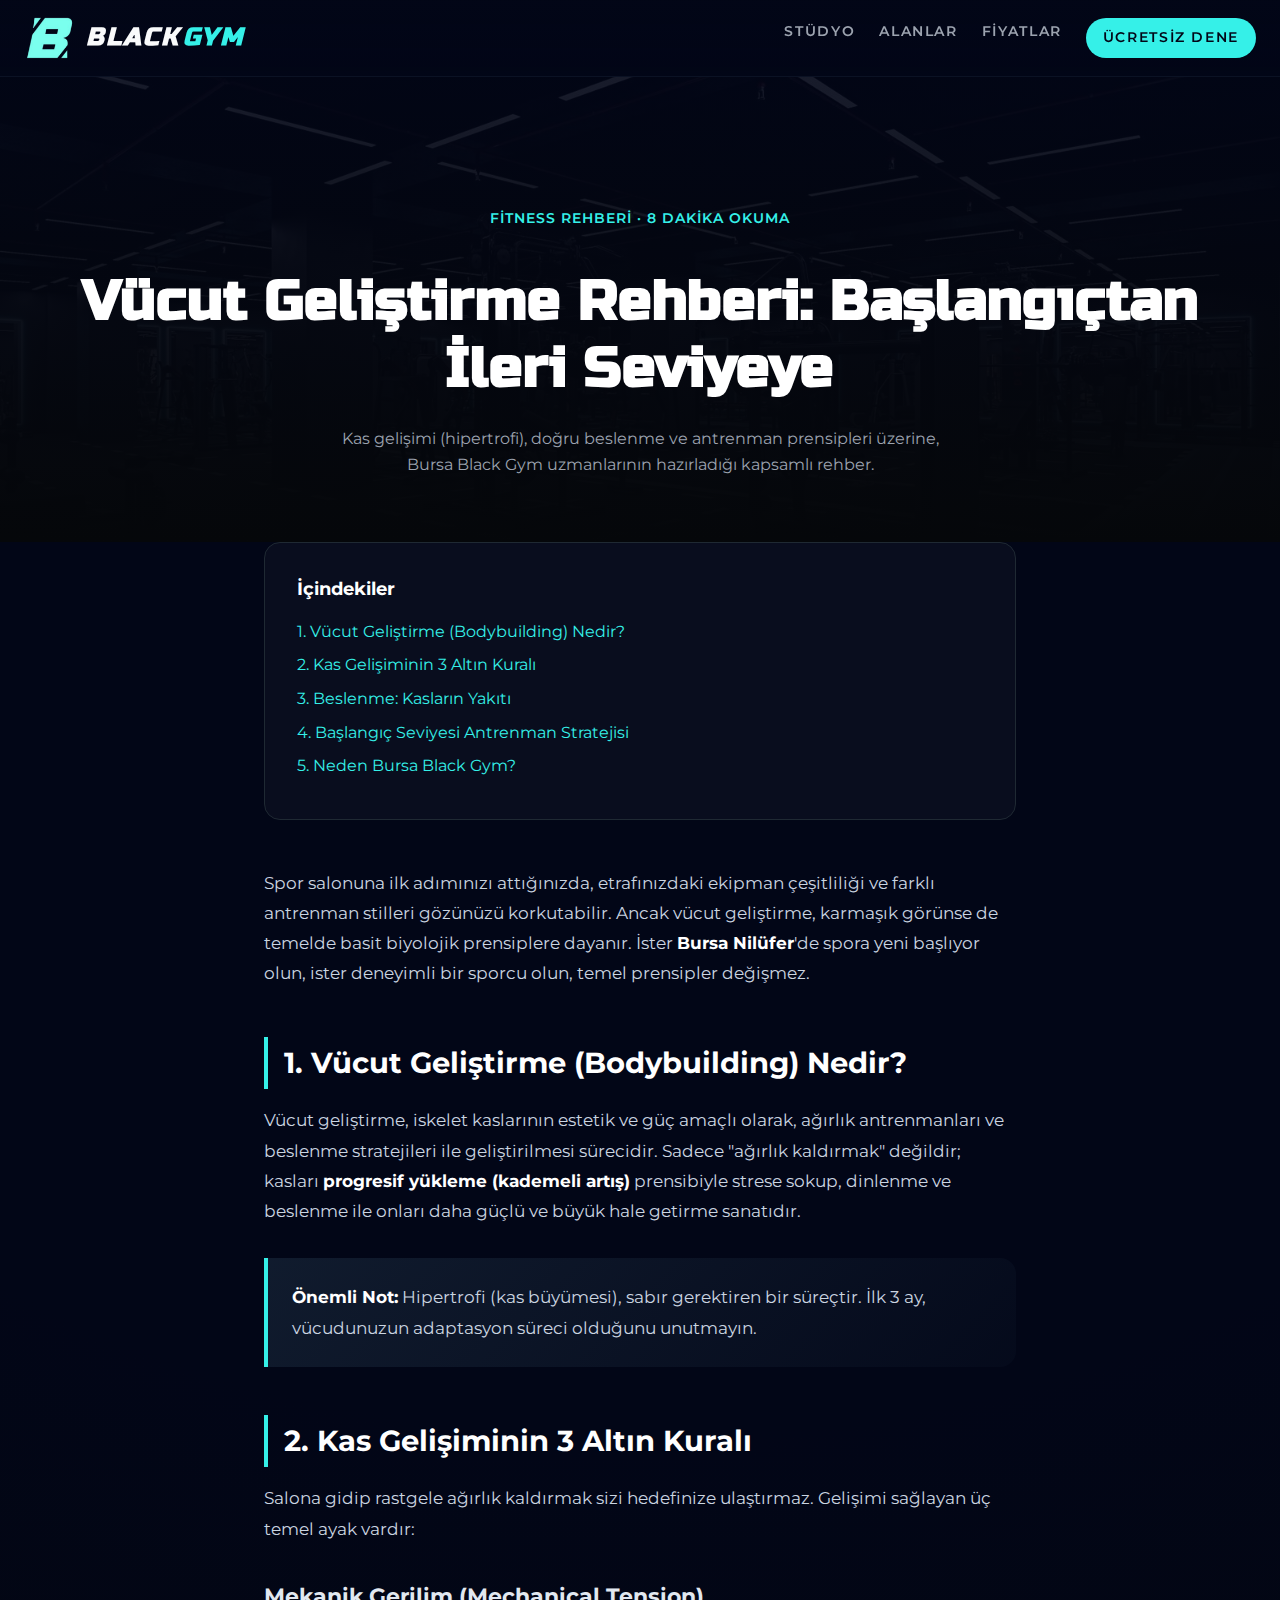
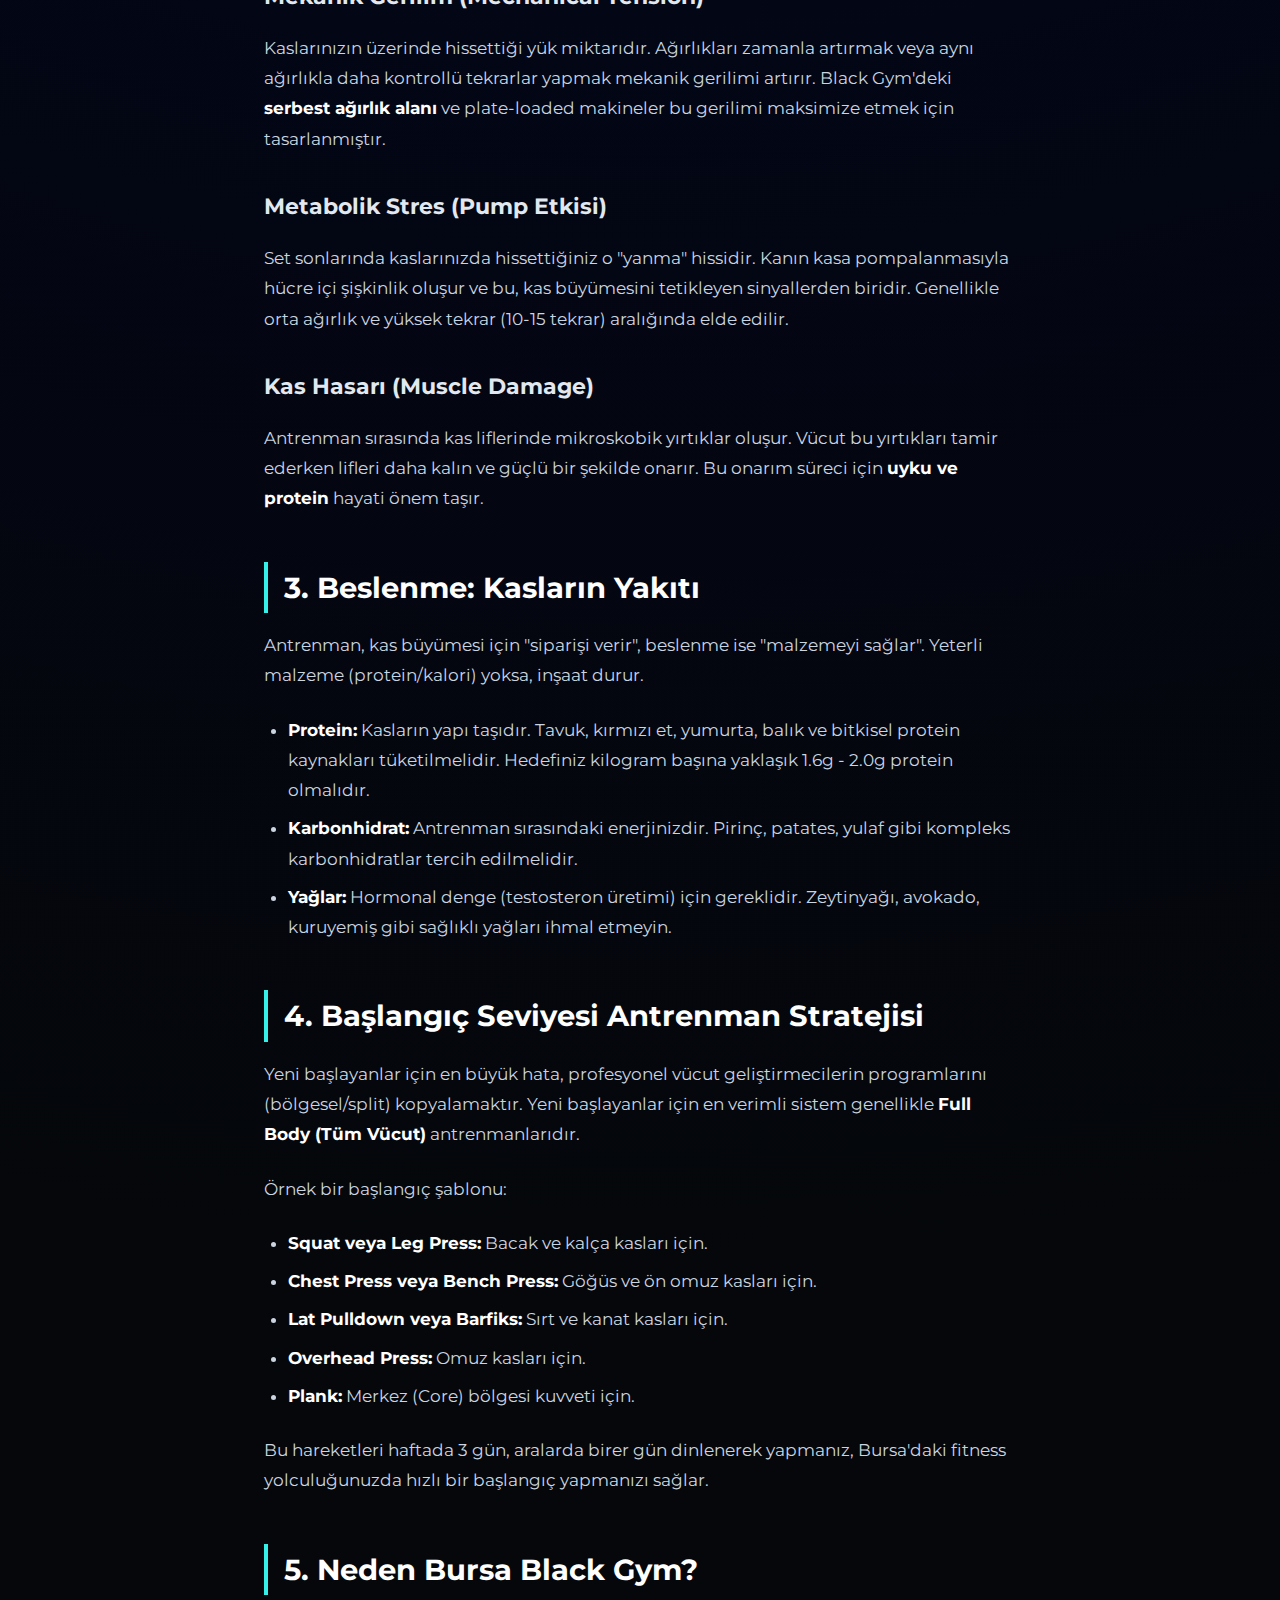
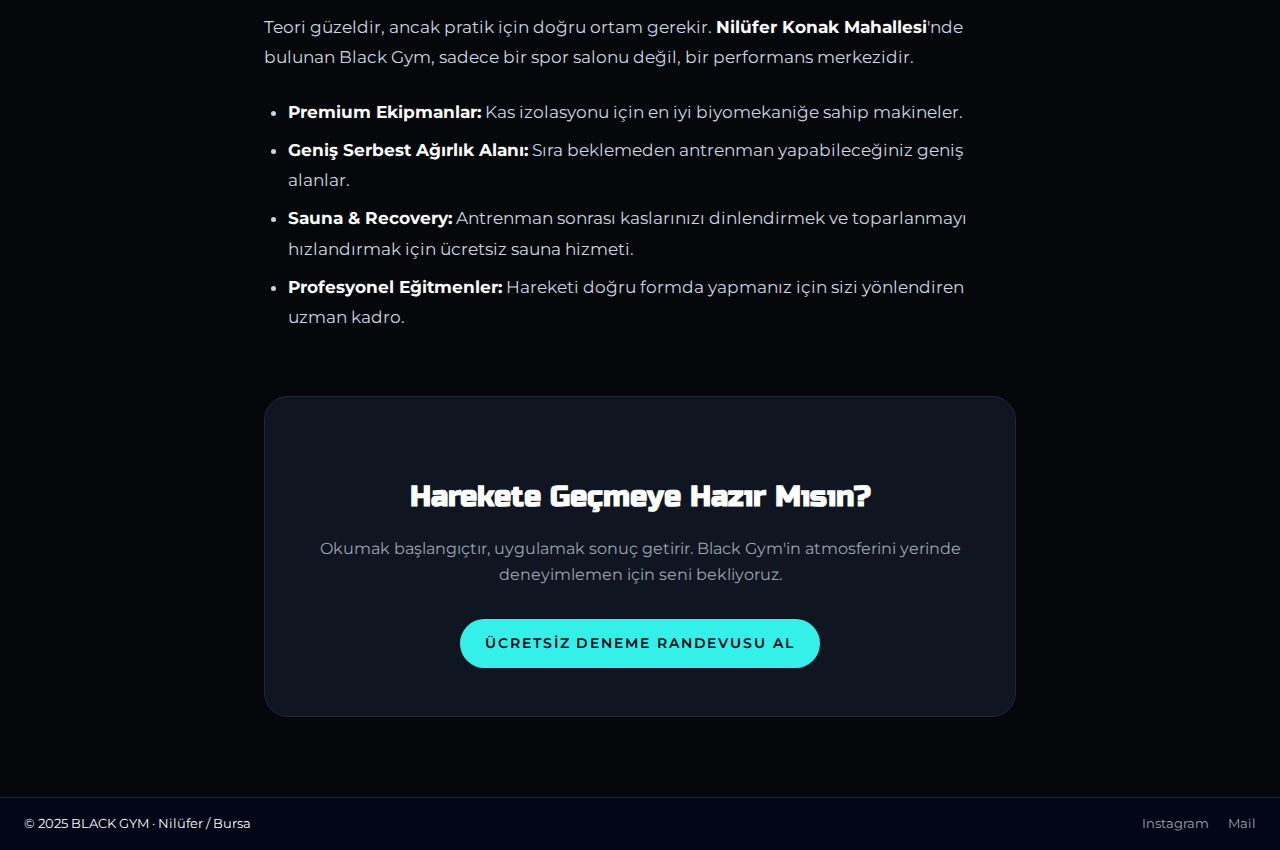
<file: blackgym-site/blog-vucut-gelistirme.html>
<!DOCTYPE html>
<html lang="tr">
<head>
  <meta charset="UTF-8" />
  <meta name="viewport" content="width=device-width, initial-scale=1.0" />

  <title>Vücut Geliştirme Rehberi: Başlangıçtan İleri Seviyeye | BLACK GYM Bursa</title>
  <meta name="description" content="Vücut geliştirme ve fitness dünyasına sağlam bir başlangıç yapın. Antrenman programları, beslenme tüyoları ve kas gelişimi (hipertrofi) hakkında kapsamlı rehber. Black Gym Nilüfer." />
  <meta name="keywords" content="vücut geliştirme, fitness rehberi, kas yapma, hipertrofi, bursa spor salonu, nilüfer fitness, yeni başlayanlar için fitness, antrenman programı" />
  
  <meta name="robots" content="index, follow" />
  <link rel="canonical" href="https://blackgym.com.tr/blog-vucut-gelistirme.html" />
  <meta name="theme-color" content="#0b0b0f" />

  <!-- Open Graph -->
  <meta property="og:type" content="article" />
  <meta property="og:site_name" content="BLACK GYM" />
  <meta property="og:title" content="Vücut Geliştirme Rehberi: Kas Yapmanın Bilimi | BLACK GYM" />
  <meta property="og:description" content="Fitness hedeflerinize ulaşmak için bilmeniz gereken her şey. Antrenman, beslenme ve dinlenme stratejileri." />
  <meta property="og:url" content="https://blackgym.com.tr/blog-vucut-gelistirme.html" />
  <meta property="og:image" content="https://blackgym.com.tr/img/hero-gym.jpg" />
  <meta property="article:publisher" content="https://www.facebook.com/blackgymconcept" />
  <meta property="article:author" content="BLACK GYM Eğitmen Kadrosu" />

  <!-- Fonts -->
  <link rel="preconnect" href="https://fonts.googleapis.com" />
  <link rel="preconnect" href="https://fonts.gstatic.com" crossorigin />
  <link href="https://fonts.googleapis.com/css2?family=Russo+One&family=Montserrat:wght@300;400;500;600;700;800&display=swap" rel="stylesheet" />

  <!-- External CSS -->
  <link rel="stylesheet" href="style.css" />

  <!-- Article Schema (SEO) -->
  <script type="application/ld+json">
  {
    "@context": "https://schema.org",
    "@type": "Article",
    "headline": "Vücut Geliştirme Rehberi: Başlangıçtan İleri Seviyeye",
    "image": "https://blackgym.com.tr/img/hero-gym.jpg",
    "author": {
      "@type": "Organization",
      "name": "BLACK GYM Eğitmen Kadrosu"
    },
    "publisher": {
      "@type": "Organization",
      "name": "BLACK GYM",
      "logo": {
        "@type": "ImageObject",
        "url": "https://blackgym.com.tr/img/logo-mark.png"
      }
    },
    "datePublished": "2024-02-20",
    "dateModified": "2024-02-20",
    "description": "Vücut geliştirme ve fitness dünyasına sağlam bir başlangıç yapın. Antrenman programları ve beslenme tüyoları."
  }
  </script>

  <!-- FAQ Schema (AI Search) -->
  <script type="application/ld+json">
  {
    "@context": "https://schema.org",
    "@type": "FAQPage",
    "mainEntity": [{
      "@type": "Question",
      "name": "Vücut geliştirmeye yeni başlayanlar haftada kaç gün gitmeli?",
      "acceptedAnswer": {
        "@type": "Answer",
        "text": "Yeni başlayanlar için haftada 3 gün tüm vücut (Full Body) antrenmanı idealdir. İlerleyen seviyelerde 4-5 güne çıkılabilir."
      }
    }, {
      "@type": "Question",
      "name": "Kas yapmak için ne kadar protein almalıyım?",
      "acceptedAnswer": {
        "@type": "Answer",
        "text": "Genel kural olarak, aktif spor yapan bireylerin kilogram başına 1.6g ile 2.2g arasında protein alması önerilir."
      }
    }, {
      "@type": "Question",
      "name": "Bursa Nilüfer'de profesyonel vücut geliştirme nerede yapılır?",
      "acceptedAnswer": {
        "@type": "Answer",
        "text": "Bursa Nilüfer Konak Mahallesi'nde bulunan Black Gym, geniş serbest ağırlık alanı ve profesyonel ekipmanlarıyla vücut geliştirme için ideal ortamı sunar."
      }
    }]
  }
  </script>

  <!-- Blog Specific Styles -->
  <style>
    .blog-header {
      padding: 8rem 1.5rem 4rem;
      background: linear-gradient(to bottom, rgba(2, 6, 23, 0.9), #05070a), url('img/hero-gym.jpg') no-repeat center center/cover;
      text-align: center;
    }
    
    .blog-meta {
      font-size: 0.9rem;
      color: var(--accent);
      text-transform: uppercase;
      letter-spacing: 1px;
      margin-bottom: 1rem;
      font-weight: 600;
    }

    .blog-title {
      font-family: 'Russo One', sans-serif;
      font-size: clamp(2rem, 5vw, 3.5rem);
      line-height: 1.2;
      margin-bottom: 1.5rem;
      color: #fff;
    }

    .blog-container {
      max-width: 800px;
      margin: 0 auto;
      padding: 0 1.5rem 5rem;
    }

    .blog-content {
      color: #cbd5e1;
      font-size: 1.05rem;
      line-height: 1.8;
    }

    .blog-content h2 {
      color: #fff;
      font-family: 'Montserrat', sans-serif;
      font-weight: 700;
      font-size: 1.8rem;
      margin-top: 3rem;
      margin-bottom: 1rem;
      border-left: 4px solid var(--accent);
      padding-left: 1rem;
    }

    .blog-content h3 {
      color: #e2e8f0;
      font-size: 1.4rem;
      margin-top: 2rem;
      margin-bottom: 0.8rem;
    }

    .blog-content p {
      margin-bottom: 1.5rem;
    }

    .blog-content ul, .blog-content ol {
      margin-bottom: 1.5rem;
      padding-left: 1.5rem;
    }

    .blog-content li {
      margin-bottom: 0.5rem;
    }

    .blog-content strong {
      color: #fff;
    }

    /* Table of Contents Box */
    .toc-box {
      background: rgba(255, 255, 255, 0.03);
      border: 1px solid var(--border-soft);
      border-radius: 1rem;
      padding: 2rem;
      margin-bottom: 3rem;
    }

    .toc-title {
      font-weight: 700;
      color: #fff;
      margin-bottom: 1rem;
      display: block;
      font-size: 1.1rem;
    }

    .toc-list {
      list-style: none;
      padding: 0;
      margin: 0;
    }

    .toc-list li {
      margin-bottom: 0.5rem;
    }

    .toc-list a {
      color: var(--accent);
      text-decoration: none;
      transition: color 0.2s;
    }

    .toc-list a:hover {
      color: #fff;
      text-decoration: underline;
    }

    /* Highlight Box */
    .highlight-box {
      background: linear-gradient(135deg, rgba(141, 213, 245, 0.1), rgba(141, 213, 245, 0.02));
      border-left: 4px solid var(--accent);
      padding: 1.5rem;
      margin: 2rem 0;
      border-radius: 0 1rem 1rem 0;
    }

    .cta-banner {
      background: var(--card-bg);
      border: 1px solid var(--border-soft);
      padding: 3rem 2rem;
      text-align: center;
      border-radius: 1.5rem;
      margin-top: 4rem;
    }

    .cta-banner h3 {
      font-family: 'Russo One', sans-serif;
      font-size: 1.8rem;
      color: #fff;
      margin-bottom: 1rem;
    }
  </style>
</head>

<body>

  <!-- Header -->
  <header class="site-header" id="top">
    <div class="container nav-container">
      <a href="index.html" class="logo">
        <img src="img/logo-mark.png" alt="BLACK GYM logo" class="logo-mark" />
        <span class="logo-text">
          <span class="logo-text-main">BLACK</span>
          <span class="logo-text-accent">GYM</span>
        </span>
      </a>
      <button class="nav-toggle" aria-label="Menü">
        <span></span><span></span><span></span>
      </button>
      <nav class="nav">
        <ul class="nav-links">
          <li><a href="index.html#about">Stüdyo</a></li>
          <li><a href="index.html#facilities">Alanlar</a></li>
          <li><a href="index.html#pricing">Fiyatlar</a></li>
          <li><a href="booking.html" class="btn primary" style="padding: 0.5rem 1rem;">Ücretsiz Dene</a></li>
        </ul>
      </nav>
    </div>
  </header>

  <!-- Hero Section -->
  <section class="blog-header">
    <div class="container">
      <span class="blog-meta">Fitness Rehberi · 8 Dakika Okuma</span>
      <h1 class="blog-title">Vücut Geliştirme Rehberi: Başlangıçtan İleri Seviyeye</h1>
      <p style="color: #9ca3af; max-width: 600px; margin: 0 auto;">
        Kas gelişimi (hipertrofi), doğru beslenme ve antrenman prensipleri üzerine, Bursa Black Gym uzmanlarının hazırladığı kapsamlı rehber.
      </p>
    </div>
  </section>

  <!-- Content Section -->
  <article class="blog-container">
    
    <!-- Table of Contents -->
    <div class="toc-box">
      <span class="toc-title">İçindekiler</span>
      <ul class="toc-list">
        <li><a href="#nedir">1. Vücut Geliştirme (Bodybuilding) Nedir?</a></li>
        <li><a href="#prensipler">2. Kas Gelişiminin 3 Altın Kuralı</a></li>
        <li><a href="#beslenme">3. Beslenme: Kasların Yakıtı</a></li>
        <li><a href="#program">4. Başlangıç Seviyesi Antrenman Stratejisi</a></li>
        <li><a href="#blackgym">5. Neden Bursa Black Gym?</a></li>
      </ul>
    </div>

    <div class="blog-content">
      <p>
        Spor salonuna ilk adımınızı attığınızda, etrafınızdaki ekipman çeşitliliği ve farklı antrenman stilleri gözünüzü korkutabilir. Ancak vücut geliştirme, karmaşık görünse de temelde basit biyolojik prensiplere dayanır. İster <strong>Bursa Nilüfer</strong>'de spora yeni başlıyor olun, ister deneyimli bir sporcu olun, temel prensipler değişmez.
      </p>

      <h2 id="nedir">1. Vücut Geliştirme (Bodybuilding) Nedir?</h2>
      <p>
        Vücut geliştirme, iskelet kaslarının estetik ve güç amaçlı olarak, ağırlık antrenmanları ve beslenme stratejileri ile geliştirilmesi sürecidir. Sadece "ağırlık kaldırmak" değildir; kasları <strong>progresif yükleme (kademeli artış)</strong> prensibiyle strese sokup, dinlenme ve beslenme ile onları daha güçlü ve büyük hale getirme sanatıdır.
      </p>
      
      <div class="highlight-box">
        <strong>Önemli Not:</strong> Hipertrofi (kas büyümesi), sabır gerektiren bir süreçtir. İlk 3 ay, vücudunuzun adaptasyon süreci olduğunu unutmayın.
      </div>

      <h2 id="prensipler">2. Kas Gelişiminin 3 Altın Kuralı</h2>
      <p>Salona gidip rastgele ağırlık kaldırmak sizi hedefinize ulaştırmaz. Gelişimi sağlayan üç temel ayak vardır:</p>

      <h3>Mekanik Gerilim (Mechanical Tension)</h3>
      <p>
        Kaslarınızın üzerinde hissettiği yük miktarıdır. Ağırlıkları zamanla artırmak veya aynı ağırlıkla daha kontrollü tekrarlar yapmak mekanik gerilimi artırır. Black Gym'deki <strong>serbest ağırlık alanı</strong> ve plate-loaded makineler bu gerilimi maksimize etmek için tasarlanmıştır.
      </p>

      <h3>Metabolik Stres (Pump Etkisi)</h3>
      <p>
        Set sonlarında kaslarınızda hissettiğiniz o "yanma" hissidir. Kanın kasa pompalanmasıyla hücre içi şişkinlik oluşur ve bu, kas büyümesini tetikleyen sinyallerden biridir. Genellikle orta ağırlık ve yüksek tekrar (10-15 tekrar) aralığında elde edilir.
      </p>

      <h3>Kas Hasarı (Muscle Damage)</h3>
      <p>
        Antrenman sırasında kas liflerinde mikroskobik yırtıklar oluşur. Vücut bu yırtıkları tamir ederken lifleri daha kalın ve güçlü bir şekilde onarır. Bu onarım süreci için <strong>uyku ve protein</strong> hayati önem taşır.
      </p>

      <h2 id="beslenme">3. Beslenme: Kasların Yakıtı</h2>
      <p>
        Antrenman, kas büyümesi için "siparişi verir", beslenme ise "malzemeyi sağlar". Yeterli malzeme (protein/kalori) yoksa, inşaat durur.
      </p>
      <ul>
        <li><strong>Protein:</strong> Kasların yapı taşıdır. Tavuk, kırmızı et, yumurta, balık ve bitkisel protein kaynakları tüketilmelidir. Hedefiniz kilogram başına yaklaşık 1.6g - 2.0g protein olmalıdır.</li>
        <li><strong>Karbonhidrat:</strong> Antrenman sırasındaki enerjinizdir. Pirinç, patates, yulaf gibi kompleks karbonhidratlar tercih edilmelidir.</li>
        <li><strong>Yağlar:</strong> Hormonal denge (testosteron üretimi) için gereklidir. Zeytinyağı, avokado, kuruyemiş gibi sağlıklı yağları ihmal etmeyin.</li>
      </ul>

      <h2 id="program">4. Başlangıç Seviyesi Antrenman Stratejisi</h2>
      <p>
        Yeni başlayanlar için en büyük hata, profesyonel vücut geliştirmecilerin programlarını (bölgesel/split) kopyalamaktır. Yeni başlayanlar için en verimli sistem genellikle <strong>Full Body (Tüm Vücut)</strong> antrenmanlarıdır.
      </p>
      <p>Örnek bir başlangıç şablonu:</p>
      <ul>
        <li><strong>Squat veya Leg Press:</strong> Bacak ve kalça kasları için.</li>
        <li><strong>Chest Press veya Bench Press:</strong> Göğüs ve ön omuz kasları için.</li>
        <li><strong>Lat Pulldown veya Barfiks:</strong> Sırt ve kanat kasları için.</li>
        <li><strong>Overhead Press:</strong> Omuz kasları için.</li>
        <li><strong>Plank:</strong> Merkez (Core) bölgesi kuvveti için.</li>
      </ul>
      <p>Bu hareketleri haftada 3 gün, aralarda birer gün dinlenerek yapmanız, Bursa'daki fitness yolculuğunuzda hızlı bir başlangıç yapmanızı sağlar.</p>

      <h2 id="blackgym">5. Neden Bursa Black Gym?</h2>
      <p>
        Teori güzeldir, ancak pratik için doğru ortam gerekir. <strong>Nilüfer Konak Mahallesi</strong>'nde bulunan Black Gym, sadece bir spor salonu değil, bir performans merkezidir.
      </p>
      <ul>
        <li><strong>Premium Ekipmanlar:</strong> Kas izolasyonu için en iyi biyomekaniğe sahip makineler.</li>
        <li><strong>Geniş Serbest Ağırlık Alanı:</strong> Sıra beklemeden antrenman yapabileceğiniz geniş alanlar.</li>
        <li><strong>Sauna & Recovery:</strong> Antrenman sonrası kaslarınızı dinlendirmek ve toparlanmayı hızlandırmak için ücretsiz sauna hizmeti.</li>
        <li><strong>Profesyonel Eğitmenler:</strong> Hareketi doğru formda yapmanız için sizi yönlendiren uzman kadro.</li>
      </ul>

    </div>

    <!-- CTA Section -->
    <div class="cta-banner">
      <h3>Harekete Geçmeye Hazır Mısın?</h3>
      <p style="color: #9ca3af; margin-bottom: 2rem;">
        Okumak başlangıçtır, uygulamak sonuç getirir. Black Gym'in atmosferini yerinde deneyimlemen için seni bekliyoruz.
      </p>
      <a href="booking.html" class="btn primary">Ücretsiz Deneme Randevusu Al</a>
    </div>

  </article>

  <!-- Footer -->
  <footer class="site-footer">
    <div class="container footer-content">
      <span>© 2025 BLACK GYM · Nilüfer / Bursa</span>
      <span class="footer-links">
        <a href="https://www.instagram.com/blackgymconcept/" target="_blank" rel="noopener">Instagram</a>
        <a href="mailto:info@blackgym.com.tr">Mail</a>
      </span>
    </div>
  </footer>

  <script src="script.js" defer></script>
</body>
</html>
</file>
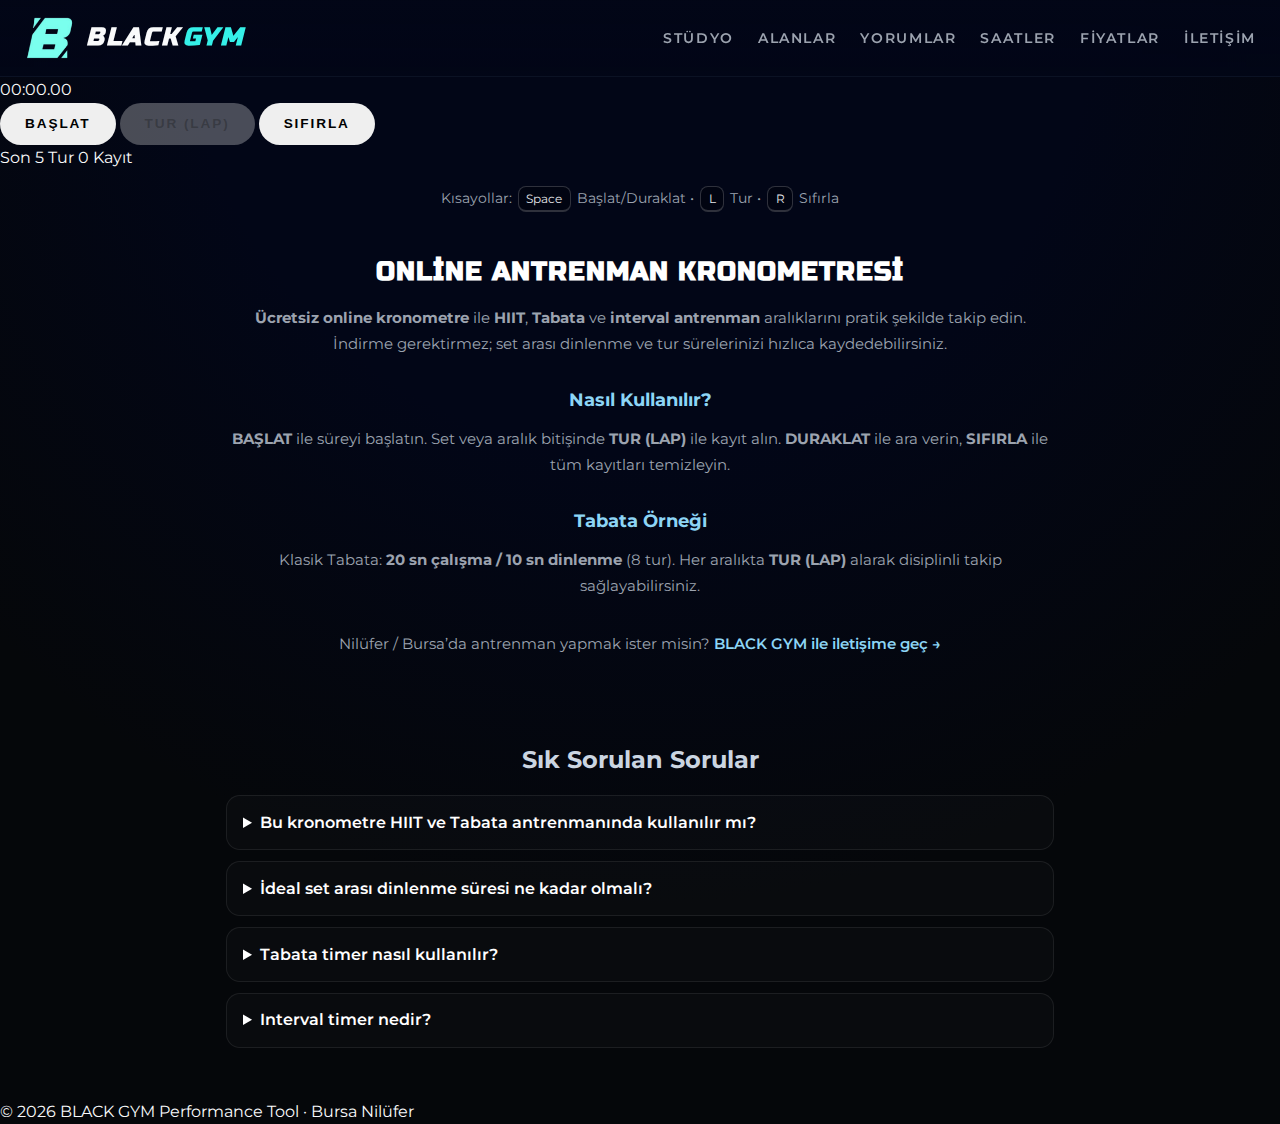
<file: blackgym-site/chrono.html>
<!DOCTYPE html>
<html lang="tr">
<head>
  <meta charset="UTF-8" />
  <meta name="viewport" content="width=device-width, initial-scale=1.0" />

  <title>Online Antrenman Kronometresi (HIIT/Tabata/Interval Timer) | BLACK GYM</title>
  <meta name="description" content="Ücretsiz online antrenman kronometresi: HIIT, Tabata ve interval antrenmanlarında set arası dinlenme ve tur sürelerini takip edin. İndirme yok." />

  <meta name="robots" content="index,follow,max-image-preview:large,max-snippet:-1,max-video-preview:-1" />
  <link rel="canonical" href="https://blackgym.com.tr/chrono.html" />
  <link rel="alternate" href="https://blackgym.com.tr/chrono.html" hreflang="tr" />
  <meta name="theme-color" content="#0b0b0f" />

  <!-- Open Graph -->
  <meta property="og:type" content="website" />
  <meta property="og:site_name" content="BLACK GYM" />
  <meta property="og:title" content="Ücretsiz Online Antrenman Kronometresi | BLACK GYM" />
  <meta property="og:description" content="HIIT, Tabata ve interval antrenmanları için ücretsiz online kronometre. Set arası dinlenme ve tur sürelerini kaydedin." />
  <meta property="og:url" content="https://blackgym.com.tr/chrono.html" />
  <meta property="og:image" content="https://blackgym.com.tr/img/hero-gym.jpg" />
  <meta property="og:image:alt" content="BLACK GYM Online Antrenman Kronometresi" />
  <meta property="og:locale" content="tr_TR" />

  <!-- Twitter -->
  <meta name="twitter:card" content="summary_large_image" />
  <meta name="twitter:title" content="Online Antrenman Kronometresi | BLACK GYM" />
  <meta name="twitter:description" content="HIIT • Tabata • Interval Timer — Ücretsiz online kronometre (indirme yok)." />
  <meta name="twitter:image" content="https://blackgym.com.tr/img/hero-gym.jpg" />

  <!-- Fonts -->
  <link rel="preconnect" href="https://fonts.googleapis.com" />
  <link rel="preconnect" href="https://fonts.gstatic.com" crossorigin />
  <link href="https://fonts.googleapis.com/css2?family=Russo+One&family=Montserrat:wght@300;400;500;600;700&display=swap" rel="stylesheet" />

  <!-- External CSS -->
  <link rel="stylesheet" href="style.css" />

  <!-- SoftwareApplication Schema -->
  <script type="application/ld+json">
  {
    "@context":"https://schema.org",
    "@type":"SoftwareApplication",
    "name":"BLACK GYM Online Antrenman Kronometresi",
    "url":"https://blackgym.com.tr/chrono.html",
    "applicationCategory":"HealthAndFitnessApplication",
    "operatingSystem":"All",
    "offers":{"@type":"Offer","price":"0","priceCurrency":"TRY"},
    "publisher":{"@type":"Organization","name":"BLACK GYM","url":"https://blackgym.com.tr/"}
  }
  </script>

  <!-- FAQ Schema (ensure FAQ section below stays visible) -->
  <script type="application/ld+json">
  {
    "@context":"https://schema.org",
    "@type":"FAQPage",
    "mainEntity":[
      {
        "@type":"Question",
        "name":"Bu kronometre HIIT ve Tabata antrenmanında kullanılır mı?",
        "acceptedAnswer":{"@type":"Answer","text":"Evet. Başlat/Duraklat ile süreyi kontrol edebilir, TUR (LAP) ile her çalışma veya dinlenme aralığını kaydedebilirsiniz."}
      },
      {
        "@type":"Question",
        "name":"İdeal set arası dinlenme süresi ne kadar olmalı?",
        "acceptedAnswer":{"@type":"Answer","text":"Genel olarak hipertrofi için 60–90 saniye, güç odaklı setler için 3–5 dakika dinlenme tercih edilir. Kişisel hedefe göre değişebilir."}
      },
      {
        "@type":"Question",
        "name":"Tabata timer nasıl kullanılır?",
        "acceptedAnswer":{"@type":"Answer","text":"Klasik Tabata 20 sn çalışma / 10 sn dinlenme ve 8 turdur. Her turda TUR (LAP) tuşuyla kayıt alarak toplam süre ve aralıkları takip edebilirsiniz."}
      },
      {
        "@type":"Question",
        "name":"Interval timer nedir?",
        "acceptedAnswer":{"@type":"Answer","text":"Interval timer; çalışma ve dinlenme aralıklarını süreyle yönetmenizi sağlayan kronometredir. HIIT, koşu intervalleri ve set arası dinlenmede kullanılır."}
      }
    ]
  }
  </script>

  <!-- Page-specific styles (keep light) -->
  <style>
    .seo-content{
      max-width: 860px;
      margin: 2.5rem auto 0;
      padding: 0 1rem 2.5rem;
      text-align: center;
      color: #9ca3af;
      font-size: 0.95rem;
    }
    .seo-content h1{
      font-family: 'Russo One', sans-serif;
      color: #fff;
      font-size: 1.6rem;
      margin: 1.25rem 0 0.75rem;
      text-transform: uppercase;
      letter-spacing: 1px;
    }
    .seo-content h2{
      color: #8DD5F5;
      font-size: 1.15rem;
      margin: 1.75rem 0 0.5rem;
    }
    .seo-content p{ line-height: 1.7; margin: 0.75rem 0; }
    .seo-content .mini-cta{
      margin-top: 1.25rem;
      display: inline-block;
      color: #8DD5F5;
      text-decoration: none;
      font-weight: 600;
    }
    .faq{
      margin-top: 2rem;
      text-align: left;
      max-width: 860px;
      margin-left: auto;
      margin-right: auto;
      padding: 0 1rem 2.5rem;
      color: #cbd5e1;
    }
    .faq h2{
      text-align: center;
      margin-bottom: 1rem;
    }
    .faq details{
      border: 1px solid rgba(255,255,255,0.08);
      border-radius: 14px;
      padding: 0.85rem 1rem;
      margin: 0.7rem 0;
      background: rgba(255,255,255,0.02);
    }
    .faq summary{
      cursor: pointer;
      font-weight: 600;
      color: #fff;
      outline: none;
    }
    .faq p{
      margin: 0.75rem 0 0;
      color: #9ca3af;
      line-height: 1.65;
    }
    .kbd{
      display:inline-block;
      border: 1px solid rgba(255,255,255,0.18);
      border-bottom-width: 2px;
      border-radius: 8px;
      padding: 0.1rem 0.45rem;
      font-size: 0.85em;
      color: #e5e7eb;
      margin: 0 0.15rem;
      background: rgba(0,0,0,0.25);
    }
  </style>

  <!-- Google Analytics -->
  <script async src="https://www.googletagmanager.com/gtag/js?id=G-RLTN0JV889"></script>
  <script>
    window.dataLayer = window.dataLayer || [];
    function gtag(){dataLayer.push(arguments);}
    gtag('js', new Date());
    gtag('config', 'G-RLTN0JV889', { 'anonymize_ip': true });
  </script>
</head>

<body class="chrono-page">
  <a href="#main" class="skip-link">İçeriğe atla</a>

  <!-- Header -->
  <header class="site-header" id="top">
    <div class="container nav-container">
      <a href="/" class="logo">
        <img src="img/logo-mark.png" alt="BLACK GYM logo" class="logo-mark" />
        <span class="logo-text">
          <span class="logo-text-main">BLACK</span>
          <span class="logo-text-accent">GYM</span>
        </span>
      </a>

      <button class="nav-toggle" aria-label="Menü">
        <span></span><span></span><span></span>
      </button>

      <nav class="nav">
        <ul class="nav-links">
          <li><a href="/#about">Stüdyo</a></li>
          <li><a href="/#facilities">Alanlar</a></li>
          <li><a href="/#reviews">Yorumlar</a></li>
          <li><a href="/#hours">Saatler</a></li>
          <li><a href="/#pricing">Fiyatlar</a></li>
          <li><a href="/#contact">İletişim</a></li>
        </ul>
      </nav>
    </div>
  </header>

  <!-- App -->
  <main id="main" class="chrono-section">
    <div class="chrono-container">

      <div class="time-display" id="display" aria-live="polite" aria-label="Kronometre">
        00:00<span class="milliseconds">.00</span>
      </div>

      <div class="controls">
        <button class="btn btn-main" id="startStopBtn">BAŞLAT</button>
        <button class="btn btn-secondary" id="lapBtn" disabled>TUR (LAP)</button>
        <button class="btn btn-secondary btn-reset" id="resetBtn">SIFIRLA</button>
      </div>

      <div class="laps-wrapper">
        <div class="laps-header">
          <span>Son 5 Tur</span>
          <span id="lapCount">0 Kayıt</span>
        </div>
        <ul class="laps-list" id="lapsList"></ul>
      </div>

      <p style="margin-top:0.9rem; color:#9ca3af; font-size:0.9rem; text-align:center;">
        Kısayollar: <span class="kbd">Space</span> Başlat/Duraklat • <span class="kbd">L</span> Tur • <span class="kbd">R</span> Sıfırla
      </p>
    </div>

    <!-- Visible SEO Content -->
    <article class="seo-content">
      <h1>Online Antrenman Kronometresi</h1>
      <p>
        <strong>Ücretsiz online kronometre</strong> ile <strong>HIIT</strong>, <strong>Tabata</strong> ve
        <strong>interval antrenman</strong> aralıklarını pratik şekilde takip edin. İndirme gerektirmez;
        set arası dinlenme ve tur sürelerinizi hızlıca kaydedebilirsiniz.
      </p>

      <h2>Nasıl Kullanılır?</h2>
      <p>
        <strong>BAŞLAT</strong> ile süreyi başlatın. Set veya aralık bitişinde <strong>TUR (LAP)</strong> ile kayıt alın.
        <strong>DURAKLAT</strong> ile ara verin, <strong>SIFIRLA</strong> ile tüm kayıtları temizleyin.
      </p>

      <h2>Tabata Örneği</h2>
      <p>
        Klasik Tabata: <strong>20 sn çalışma / 10 sn dinlenme</strong> (8 tur).
        Her aralıkta <strong>TUR (LAP)</strong> alarak disiplinli takip sağlayabilirsiniz.
      </p>

      <p>
        Nilüfer / Bursa’da antrenman yapmak ister misin?
        <a class="mini-cta" href="/#contact">BLACK GYM ile iletişime geç →</a>
      </p>
    </article>

    <!-- Visible FAQ (matches FAQ schema) -->
    <section class="faq" id="faq" aria-label="Sık Sorulan Sorular">
      <h2>Sık Sorulan Sorular</h2>

      <details>
        <summary>Bu kronometre HIIT ve Tabata antrenmanında kullanılır mı?</summary>
        <p>Evet. Başlat/Duraklat ile süreyi kontrol edebilir, TUR (LAP) ile her çalışma veya dinlenme aralığını kaydedebilirsiniz.</p>
      </details>

      <details>
        <summary>İdeal set arası dinlenme süresi ne kadar olmalı?</summary>
        <p>Genel olarak hipertrofi için 60–90 saniye, güç odaklı setler için 3–5 dakika dinlenme tercih edilir. Kişisel hedefe göre değişebilir.</p>
      </details>

      <details>
        <summary>Tabata timer nasıl kullanılır?</summary>
        <p>Klasik Tabata 20 sn çalışma / 10 sn dinlenme ve 8 turdur. Her turda TUR (LAP) ile kayıt alarak aralıkları takip edebilirsiniz.</p>
      </details>

      <details>
        <summary>Interval timer nedir?</summary>
        <p>Interval timer; çalışma ve dinlenme aralıklarını süreyle yönetmenizi sağlayan kronometredir. HIIT, koşu intervalleri ve set arası dinlenmede kullanılır.</p>
      </details>
    </section>
  </main>

  <footer class="simple-footer">
    &copy; <span id="year"></span> BLACK GYM Performance Tool · Bursa Nilüfer
  </footer>

  <script src="script.js" defer></script>
  <script>
    // Auto-update year
    document.getElementById('year').textContent = new Date().getFullYear();

    // CHRONOMETER LOGIC
    let startTime = 0;
    let elapsedTime = 0;
    let timerInterval;
    let isRunning = false;
    let laps = [];

    const display = document.getElementById('display');
    const startStopBtn = document.getElementById('startStopBtn');
    const resetBtn = document.getElementById('resetBtn');
    const lapBtn = document.getElementById('lapBtn');
    const lapsList = document.getElementById('lapsList');
    const lapCountLabel = document.getElementById('lapCount');

    function formatTime(time) {
      const date = new Date(time);
      const m = date.getUTCMinutes().toString().padStart(2, '0');
      const s = date.getUTCSeconds().toString().padStart(2, '0');
      const ms = Math.floor(date.getUTCMilliseconds() / 10).toString().padStart(2, '0');
      return `${m}:${s}<span class="milliseconds">.${ms}</span>`;
    }

    function updateDisplay() {
      display.innerHTML = formatTime(elapsedTime);
    }

    function vibrate(ms){ try { if (navigator.vibrate) navigator.vibrate(ms); } catch(e){} }

    function toggleTimer() {
      if (isRunning) {
        clearInterval(timerInterval);
        isRunning = false;
        startStopBtn.textContent = "DEVAM ET";
        startStopBtn.style.backgroundColor = "#8DD5F5";
        startStopBtn.style.color = "#0b0b0f";
        lapBtn.disabled = true;
        vibrate(10);
      } else {
        startTime = Date.now() - elapsedTime;
        timerInterval = setInterval(() => {
          elapsedTime = Date.now() - startTime;
          updateDisplay();
        }, 10);
        isRunning = true;
        startStopBtn.textContent = "DURAKLAT";
        startStopBtn.style.backgroundColor = "#fff";
        startStopBtn.style.color = "#0b0b0f";
        lapBtn.disabled = false;
        vibrate(15);
      }
    }

    function resetTimer() {
      clearInterval(timerInterval);
      isRunning = false;
      elapsedTime = 0;
      updateDisplay();
      startStopBtn.textContent = "BAŞLAT";
      startStopBtn.style.backgroundColor = "#8DD5F5";
      startStopBtn.style.color = "#0b0b0f";
      lapBtn.disabled = true;
      laps = [];
      renderLaps();
      vibrate(20);
    }

    function recordLap() {
      if (!isRunning) return;
      laps.unshift(elapsedTime);
      if (laps.length > 5) laps.pop();
      renderLaps();
      vibrate(12);
    }

    function renderLaps() {
      lapsList.innerHTML = '';
      lapCountLabel.textContent = `${laps.length} Kayıt`;
      laps.forEach((lapTime, index) => {
        const li = document.createElement('li');
        li.className = 'lap-item';
        li.innerHTML = `
          <span class="lap-index">#${index + 1}</span>
          <span class="lap-time">${formatTime(lapTime)}</span>
        `;
        lapsList.appendChild(li);
      });
    }

    // Keyboard shortcuts (robust Space handling)
    document.addEventListener('keydown', (e) => {
      const key = (e.key || '').toLowerCase();
      if (e.code === 'Space') { e.preventDefault(); toggleTimer(); }
      if (key === 'l') recordLap();
      if (key === 'r') resetTimer();
    });

    updateDisplay();
  </script>
</body>
</html>
</file>
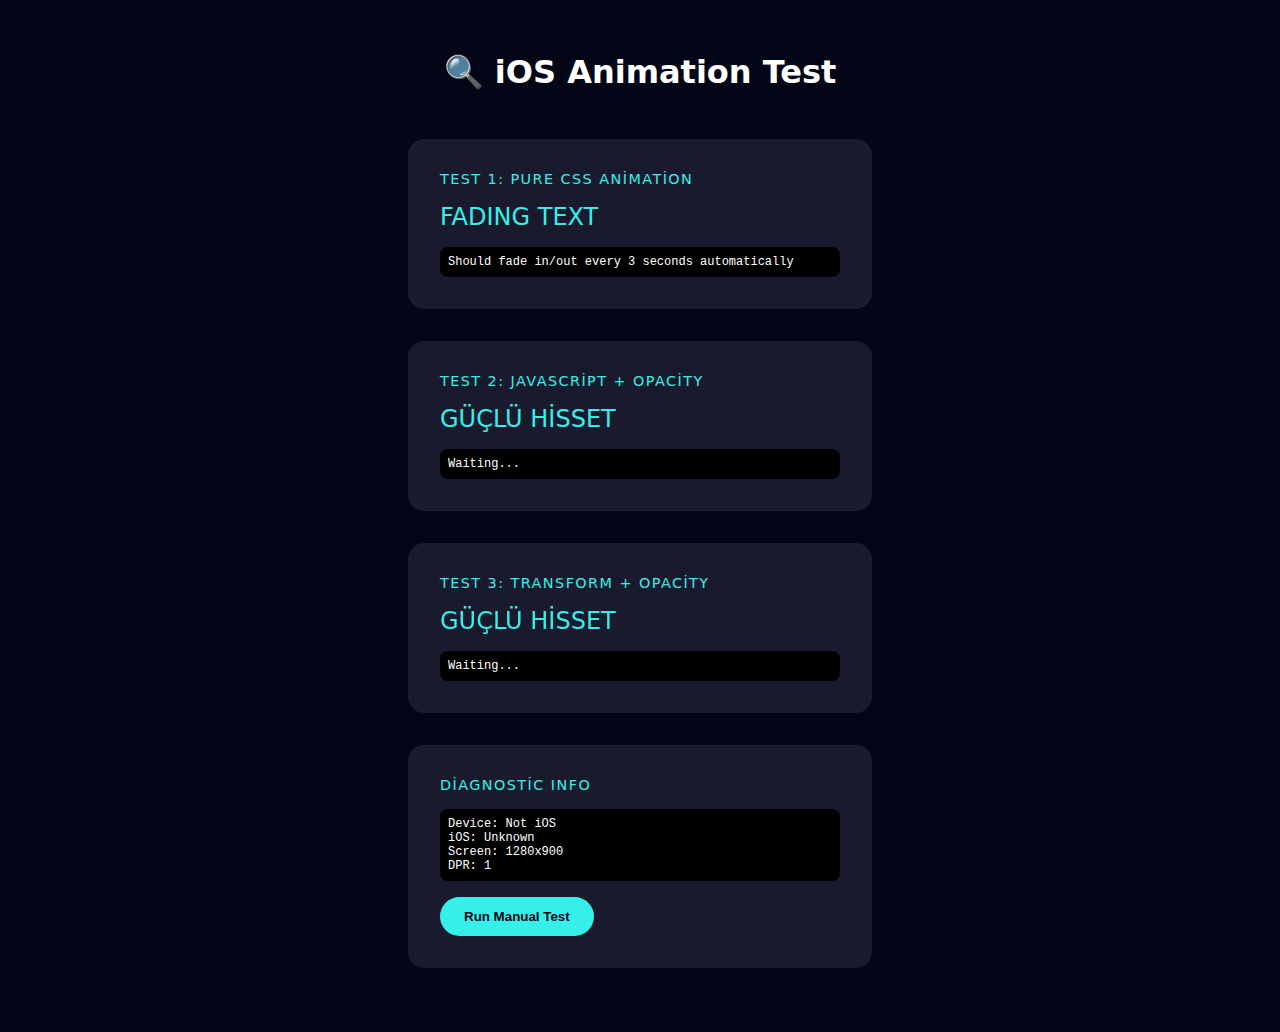
<file: blackgym-site/ios-animation-test.html>
<!DOCTYPE html>
<html lang="tr">
<head>
  <meta charset="UTF-8">
  <meta name="viewport" content="width=device-width, initial-scale=1.0">
  <title>iOS Animation Test</title>
  <style>
    body {
      margin: 0;
      background: #020617;
      color: #fff;
      font-family: system-ui, sans-serif;
      display: flex;
      flex-direction: column;
      align-items: center;
      justify-content: center;
      min-height: 100vh;
      padding: 2rem;
    }

    h1 {
      font-size: 2rem;
      margin-bottom: 3rem;
      text-align: center;
    }

    .test-box {
      background: #1a1a2e;
      padding: 2rem;
      border-radius: 1rem;
      margin-bottom: 2rem;
      width: 100%;
      max-width: 400px;
    }

    .test-title {
      color: #35f0e8;
      font-size: 0.9rem;
      margin-bottom: 1rem;
      text-transform: uppercase;
      letter-spacing: 0.1em;
    }

    /* TEST 1: Pure CSS Animation */
    .test1-text {
      font-size: 1.5rem;
      color: #35f0e8;
      animation: fade 3s infinite;
    }

    @keyframes fade {
      0%, 100% { opacity: 1; }
      50% { opacity: 0; }
    }

    /* TEST 2: CSS Transition (JavaScript toggles class) */
    .test2-text {
      font-size: 1.5rem;
      color: #35f0e8;
      transition: opacity 0.9s ease;
    }

    .test2-text.hidden {
      opacity: 0;
    }

    /* TEST 3: Transform + Opacity */
    .test3-text {
      font-size: 1.5rem;
      color: #35f0e8;
      transition: opacity 0.9s ease, transform 0.9s ease;
      transform: translate3d(0, 0, 0);
    }

    .test3-text.hidden {
      opacity: 0;
      transform: translate3d(20px, 0, 0);
    }

    .status {
      margin-top: 1rem;
      padding: 0.5rem;
      background: #000;
      border-radius: 0.5rem;
      font-family: monospace;
      font-size: 0.75rem;
    }

    .pass { color: #22c55e; }
    .fail { color: #ef4444; }

    button {
      background: #35f0e8;
      color: #020617;
      border: none;
      padding: 0.75rem 1.5rem;
      border-radius: 999px;
      font-weight: 600;
      cursor: pointer;
      margin-top: 1rem;
    }
  </style>
</head>
<body>
  <h1>🔍 iOS Animation Test</h1>

  <!-- TEST 1: Pure CSS -->
  <div class="test-box">
    <div class="test-title">Test 1: Pure CSS Animation</div>
    <div class="test1-text">FADING TEXT</div>
    <div class="status">
      Should fade in/out every 3 seconds automatically
    </div>
  </div>

  <!-- TEST 2: JavaScript + CSS -->
  <div class="test-box">
    <div class="test-title">Test 2: JavaScript + Opacity</div>
    <div class="test2-text" id="test2">GÜÇLÜ HİSSET</div>
    <div class="status" id="status2">Waiting...</div>
  </div>

  <!-- TEST 3: Transform + Opacity -->
  <div class="test-box">
    <div class="test-title">Test 3: Transform + Opacity</div>
    <div class="test3-text" id="test3">GÜÇLÜ HİSSET</div>
    <div class="status" id="status3">Waiting...</div>
  </div>

  <!-- Diagnostic Info -->
  <div class="test-box">
    <div class="test-title">Diagnostic Info</div>
    <div class="status" id="info">Loading...</div>
    <button onclick="runManualTest()">Run Manual Test</button>
  </div>

  <script>
    // Display device info
    const info = document.getElementById('info');
    info.innerHTML = `
      Device: ${navigator.userAgent.match(/iPhone|iPad|iPod/) ? 'iOS' : 'Not iOS'}<br>
      iOS: ${navigator.userAgent.match(/OS (\d+)_/)?.[1] || 'Unknown'}<br>
      Screen: ${window.innerWidth}x${window.innerHeight}<br>
      DPR: ${window.devicePixelRatio}
    `;

    // TEST 2: Opacity only
    const test2 = document.getElementById('test2');
    const status2 = document.getElementById('status2');
    const words2 = ['GÜÇLÜ HİSSET', 'BUGÜN BAŞLA', 'FİT YAŞA'];
    let idx2 = 0;

    setInterval(() => {
      test2.classList.add('hidden');
      status2.innerHTML = '<span class="pass">Fading out...</span>';
      
      setTimeout(() => {
        idx2 = (idx2 + 1) % words2.length;
        test2.textContent = words2[idx2];
        test2.classList.remove('hidden');
        status2.innerHTML = '<span class="pass">Fading in...</span>';
      }, 900);
    }, 3000);

    // TEST 3: Transform + Opacity
    const test3 = document.getElementById('test3');
    const status3 = document.getElementById('status3');
    const words3 = ['GÜÇLÜ HİSSET', 'BUGÜN BAŞLA', 'FİT YAŞA'];
    let idx3 = 0;

    setInterval(() => {
      test3.classList.add('hidden');
      status3.innerHTML = '<span class="pass">Fading + sliding...</span>';
      
      setTimeout(() => {
        idx3 = (idx3 + 1) % words3.length;
        test3.textContent = words3[idx3];
        test3.classList.remove('hidden');
        status3.innerHTML = '<span class="pass">Back to position...</span>';
      }, 900);
    }, 3200);

    // Manual test
    function runManualTest() {
      alert('Watch Test 2 box - it should smoothly fade');
      test2.classList.add('hidden');
      setTimeout(() => {
        test2.textContent = 'MANUAL TEST';
        test2.classList.remove('hidden');
        setTimeout(() => {
          test2.textContent = words2[idx2];
        }, 2000);
      }, 1000);
    }

    // Console logs
    console.log('🧪 Test page loaded');
    console.log('📱 Device:', navigator.userAgent);
    console.log('✅ Test 1: Pure CSS (should always work)');
    console.log('✅ Test 2: JS + Opacity (should work on all iOS)');
    console.log('✅ Test 3: JS + Transform (might be choppy on iOS)');
  </script>
</body>
</html>
</file>
<file: blackgym-site/style.css>
/* ==========================================
   BLACK GYM - MAIN STYLESHEET
   
   Designer: Yusuf - Otosmart Bilgi Teknolojileri A.Ş.
   Contact: info@otosmart.com.tr
   
   Structure:
   1. CSS Variables
   2. Reset & Base Styles
   3. Layout & Containers
   4. Header & Navigation
   5. Hero Section
   6. Buttons & Links
   7. Content Sections
   8. Facilities Carousel
   9. Reviews Section
   10. Pricing Section
   11. Contact & Footer
   12. UI Components (Lightbox, WhatsApp button)
   13. Animations
   14. Responsive Design
   ========================================== */

/* ==========================================
   1. CSS VARIABLES
   Define all colors and design tokens here
   ========================================== */
:root {
  /* Background colors */
  --bg-main: #05070a;
  --bg-alt: #0b1118;
  --bg-hero: #020617;
  
  /* Card backgrounds */
  --card-bg: #101621;
  --card-soft: #121826;
  
  /* Accent color (cyan) */
  --accent: #35f0e8;
  --accent-soft: rgba(53, 240, 232, 0.16);
  
  /* Text colors */
  --text-main: #f9fafb;
  --text-muted: #9ca3af;
  
  /* Border colors */
  --border-soft: #1f2933;
}

/* ==========================================
   2. RESET & BASE STYLES
   Normalize browser defaults
   ========================================== */
*,
*::before,
*::after {
  box-sizing: border-box;
}

html {
  scroll-behavior: smooth;
}

body {
  margin: 0;
  font-family: "Montserrat", system-ui, -apple-system, BlinkMacSystemFont, sans-serif;
  background: radial-gradient(circle at top, #020617 0, #020617 35%, #05070a 70%);
  color: var(--text-main);
  line-height: 1.6;
}

img {
  max-width: 100%;
  display: block;
}

a {
  color: inherit;
  text-decoration: none;
}

/* ==========================================
   3. LAYOUT & CONTAINERS
   Grid layouts and section spacing
   ========================================== */

/* Main content container */
.container {
  width: 100%;
  max-width: 1360px;
  margin: 0 auto;
  padding: 0 1.5rem;
}

/* Standard section with light background */
.section {
  padding: 5rem 0;
  background: transparent;
}

/* Alternate section with darker background */
.section-alt {
  padding: 5rem 0;
  background: var(--bg-alt);
}

/* Section headings */
.section h2 {
  font-size: 2.1rem;
  margin: 0 0 1rem;
}

/* Section intro paragraph */
.section-intro {
  max-width: 560px;
  color: var(--text-muted);
  margin-bottom: 2rem;
}

/* Two-column section layout */
.section-layout {
  display: grid;
  grid-template-columns: minmax(0, 1.7fr) minmax(0, 1.3fr);
  gap: 2.5rem;
  align-items: flex-start;
}

/* Reverse column order */
.section-layout-reverse {
  grid-template-columns: minmax(0, 1.3fr) minmax(0, 1.7fr);
}

/* ==========================================
   4. HEADER & NAVIGATION
   Sticky header with logo and menu
   ========================================== */

/* Sticky header bar */
.site-header {
  position: sticky;
  top: 0;
  z-index: 40;
  background: linear-gradient(to bottom, rgba(2, 6, 23, 0.96), rgba(2, 6, 23, 0.82));
  border-bottom: 1px solid rgba(15, 23, 42, 0.75);
  backdrop-filter: blur(12px);
}

/* Add shadow when scrolled */
.site-header.scrolled {
  box-shadow: 0 10px 40px rgba(0, 0, 0, 0.5);
}

/* Navigation container */
.nav-container {
  display: flex;
  align-items: center;
  justify-content: space-between;
  padding: 0.75rem 1.5rem;
}

/* Logo styling */
.logo {
  display: flex;
  align-items: center;
  gap: 0.6rem;
  text-decoration: none;
}

.logo-mark {
  display: block;
  height: 42px;
  width: auto;
  background: transparent;
}

.logo-text {
  display: flex;
  align-items: baseline;
  font-family: "Russo One", system-ui;
  text-transform: uppercase;
  font-style: italic;
  font-weight: 700;
  letter-spacing: 0.09em;
  font-size: 1.3rem;
}

.logo-text-main {
  color: #f9fafb;
}

.logo-text-accent {
  color: var(--accent);
  margin-left: 0.18rem;
}

/* Navigation menu */
.nav {
  display: flex;
}

.nav-links {
  list-style: none;
  display: flex;
  gap: 1.5rem;
  margin: 0;
  padding: 0;
}

.nav-links a {
  font-size: 0.85rem;
  text-decoration: none;
  color: var(--text-muted);
  text-transform: uppercase;
  letter-spacing: 0.12em;
  font-weight: 600;
  transition: color 0.2s ease;
}

.nav-links a:hover {
  color: var(--accent);
}

/* Mobile menu toggle (hamburger) */
.nav-toggle {
  display: none;
  background: none;
  border: none;
  cursor: pointer;
  padding: 0;
}

.nav-toggle span {
  display: block;
  width: 22px;
  height: 2px;
  margin: 4px 0;
  background: var(--text-main);
  transition: transform 0.2s, opacity 0.2s;
}

/* Hamburger animation when open */
.nav-toggle.open span:nth-child(1) {
  transform: translateY(6px) rotate(45deg);
}

.nav-toggle.open span:nth-child(2) {
  opacity: 0;
}

.nav-toggle.open span:nth-child(3) {
  transform: translateY(-6px) rotate(-45deg);
}

/* Skip link for screen readers (accessibility) */
.skip-link {
  position: absolute;
  left: -9999px;
  top: 0;
  padding: 0.75rem 1rem;
  background: var(--accent);
  color: #02111f;
  font-weight: 600;
  border-radius: 999px;
  z-index: 1000;
  text-decoration: none;
}

.skip-link:focus {
  left: 1rem;
  top: 1rem;
}

/* ==========================================
   5. HERO SECTION
   Full-screen video background with CTAs
   ========================================== */

.hero {
  position: relative;
  min-height: 92vh;
  display: flex;
  align-items: center;
  overflow: hidden;
}

/* Background video */
.hero-video {
  position: absolute;
  inset: 0;
  width: 100%;
  height: 100%;
  object-fit: cover;
  z-index: -2;
}

/* Desktop video visible by default */
.hero-video-mobile {
  display: none;
}

/* Dark overlay for text readability */
.hero-overlay {
  position: absolute;
  inset: 0;
  background: linear-gradient(to right, rgba(0, 0, 0, 0.88), rgba(0, 0, 0, 0.55));
  z-index: -1;
}

/* Hero content wrapper */
.hero-inner {
  position: relative;
  z-index: 1;
  display: flex;
  align-items: center;
  justify-content: space-between;
  width: 100%;
  max-width: 1200px;
  margin: 0 auto;
  padding: 6rem 1.5rem;
}

.hero-content {
  max-width: 520px;
}

/* Hero label (small text above title) */
.hero-label {
  font-size: 0.75rem;
  text-transform: uppercase;
  letter-spacing: 0.16em;
  color: var(--accent);
  margin-bottom: 0.8rem;
}

/* Main hero title */
.hero-title {
  margin: 0 0 1rem;
  font-size: clamp(2.4rem, 3.8vw, 3.6rem);
  letter-spacing: 0.12em;
  line-height: 1.1;
}
.hero-title-main {
  display: inline-block;
}

/* Dinamik ikinci satır */
.hero-title-dynamic {
  display: inline-block;
  color: var(--accent);              /* Temadaki mavi */
  opacity: 0;
  transform: translateY(16px);       /* Aşağıdan gelsin */
  transition: opacity 0.5s ease, transform 0.5s ease;
}

/* Görünürken uygulanacak durum */
.hero-title-dynamic.is-visible {
  opacity: 1;
  transform: translateY(0);
}

/* Hero subtitle - hidden by default, shown conditionally */
.hero-subtitle {
  display: none; /* Long SEO text hidden */
  margin: 0 0 2rem;
  font-size: 0.98rem;
  color: var(--text-muted);
}

/* Short subtitle - shown on mobile only */
.hero-subtitle-secondary {
  display: none;
  margin-top: 0.75rem;
  font-size: 0.95rem;
  max-width: 26rem;
  color: var(--text-muted);
  line-height: 1.55;
}

/* CTA buttons container */
.hero-actions {
  display: flex;
  flex-wrap: wrap;
  gap: 0.75rem;
  margin-bottom: 1.8rem;
}

/* Quick info cards (address, hours, contact) */
.hero-meta {
  display: grid;
  grid-template-columns: repeat(auto-fit, minmax(190px, 1fr));
  gap: 1.4rem;
  font-size: 0.85rem;
  color: var(--text-muted);
}

.meta-label {
  text-transform: uppercase;
  letter-spacing: 0.14em;
  font-size: 0.7rem;
  color: var(--accent);
  display: block;
  margin-bottom: 0.35rem;
}

.hero-meta a {
  color: var(--accent);
}

/* Hero side card (desktop only) */
.hero-side {
  display: flex;
  justify-content: flex-end;
}

.hero-card {
  background: linear-gradient(145deg, rgba(15, 23, 42, 0.95), rgba(8, 47, 73, 0.9));
  border-radius: 1.4rem;
  padding: 1.9rem 1.8rem;
  border: 1px solid rgba(148, 163, 184, 0.3);
  box-shadow: 0 30px 80px rgba(0, 0, 0, 0.7);
  max-width: 320px;
}

.hero-card h2 {
  margin: 0 0 0.8rem;
  font-size: 1.4rem;
}

.hero-card ul {
  list-style: none;
  margin: 0 0 1.4rem;
  padding: 0;
  font-size: 0.9rem;
}

.hero-card li {
  margin-bottom: 0.4rem;
  color: var(--text-main);
}

.hero-card-link {
  font-size: 0.85rem;
  text-transform: uppercase;
  letter-spacing: 0.16em;
  text-decoration: none;
  color: var(--accent);
}

/* ==========================================
   6. BUTTONS & LINKS
   Reusable button styles
   ========================================== */

.btn {
  display: inline-flex;
  align-items: center;
  justify-content: center;
  padding: 0.78rem 1.5rem;
  border-radius: 999px;
  font-size: 0.85rem;
  font-weight: 600;
  text-decoration: none;
  text-transform: uppercase;
  letter-spacing: 0.14em;
  border: 1px solid transparent;
  cursor: pointer;
  transition: all 0.2s ease;
}

/* Primary button (cyan background) */
.btn.primary {
  background: var(--accent);
  color: #020617;
}

.btn.primary:hover {
  filter: brightness(1.06);
}

/* Ghost button (transparent with border) */
.btn.ghost {
  background: rgba(15, 23, 42, 0.7);
  border-color: var(--accent-soft);
  color: var(--text-main);
}

.btn.ghost:hover {
  border-color: var(--accent);
}

/* Full-width button */
.btn-full {
  width: 100%;
}

/* ==========================================
   7. CONTENT SECTIONS
   About, highlights, hours, etc.
   ========================================== */

/* Highlight cards grid (About section) */
.highlight-grid {
  display: grid;
  grid-template-columns: repeat(auto-fit, minmax(200px, 1fr));
  gap: 1.2rem;
}

.highlight-item {
  background: var(--card-bg);
  border-radius: 1rem;
  padding: 1.1rem 1.2rem;
  border: 1px solid var(--border-soft);
}

.highlight-title {
  font-size: 0.9rem;
  font-weight: 600;
  letter-spacing: 0.12em;
  text-transform: uppercase;
  color: var(--accent);
  display: block;
  margin-bottom: 0.4rem;
}

.highlight-item p {
  font-size: 0.9rem;
  color: var(--text-muted);
  margin: 0;
}

/* General card styling */
.card {
  background: radial-gradient(circle at top, rgba(53, 240, 232, 0.08), transparent 60%), var(--card-bg);
  border-radius: 1.2rem;
  border: 1px solid var(--border-soft);
  overflow: hidden;
  min-height: 100%;
  display: flex;
  flex-direction: column;
  transition: transform 0.2s ease-out, box-shadow 0.2s ease-out, border-color 0.2s;
}

.card img {
  width: 100%;
  height: 260px;
  object-fit: cover;
}

.card-content {
  padding: 1.2rem 1.4rem 1.4rem;
}

.card-content h3 {
  margin: 0 0 0.6rem;
  font-size: 1.1rem;
}

.card-content p {
  margin: 0;
  font-size: 0.9rem;
  color: var(--text-muted);
}

.card:hover {
  transform: translateY(-4px);
  border-color: var(--accent);
  box-shadow: 0 18px 60px rgba(0, 0, 0, 0.6);
}

/* Hours section */
.hours-grid {
  display: grid;
  grid-template-columns: repeat(auto-fit, minmax(150px, 1fr));
  gap: 1rem;
  margin: 1.5rem 0 0.9rem;
}

.hours-card {
  background: var(--card-bg);
  border-radius: 0.9rem;
  padding: 1rem 1.1rem;
  border: 1px solid var(--border-soft);
}

.hours-card.closed {
  border-style: dashed;
  border-color: rgba(248, 113, 113, 0.7);
}

.hours-label {
  font-size: 0.85rem;
  text-transform: uppercase;
  letter-spacing: 0.12em;
  color: var(--accent);
  display: block;
  margin-bottom: 0.35rem;
}

.hours-time {
  font-size: 0.98rem;
}

.hours-note {
  font-size: 0.85rem;
  color: var(--text-muted);
  margin-top: 1rem;
}

/* Benefits/discounts list */
.benefits-list {
  list-style: none;
  padding: 0;
  margin: 1.5rem 0 0;
  font-size: 0.92rem;
}

.benefits-list li {
  margin-bottom: 0.7rem;
}

/* Video gallery */
.video-tagline {
  text-transform: uppercase;
  letter-spacing: 0.18em;
  font-size: 0.8rem;
  color: var(--accent);
  margin: 0 0 0.75rem;
  text-align: center;
}

.video-wrapper {
  max-width: 420px;
  margin: 1.5rem auto 0;
  border-radius: 1.3rem;
  overflow: hidden;
  border: 1px solid var(--border-soft);
  box-shadow: 0 24px 80px rgba(0, 0, 0, 0.7);
  background: #020617;
}

.gallery-video {
  display: block;
  width: 100%;
  height: auto;
}

/* ==========================================
   8. FACILITIES CAROUSEL
   Slideshow of gym areas
   ========================================== */

.facilities-slider {
  position: relative;
  margin-top: 2rem;
  overflow: hidden;
}

.slider-track {
  display: flex;
  transition: transform 0.4s ease-out;
}

.facility-slide {
  flex: 0 0 100%;
  display: flex;
  justify-content: center;
  padding: 0 0.5rem;
  box-sizing: border-box;
}

.facility-slide .card {
  width: 100%;
  max-width: 840px;
}

/* Carousel navigation buttons */
.slider-btn {
  position: absolute;
  top: 50%;
  transform: translateY(-50%);
  width: 38px;
  height: 38px;
  border-radius: 999px;
  border: 1px solid rgba(148, 163, 184, 0.7);
  background: rgba(15, 23, 42, 0.9);
  color: #e5e7eb;
  display: flex;
  align-items: center;
  justify-content: center;
  cursor: pointer;
  font-size: 1.3rem;
  z-index: 2;
  transition: all 0.2s ease;
}

.slider-btn.prev {
  left: 0.5rem;
}

.slider-btn.next {
  right: 0.5rem;
}

.slider-btn:hover {
  border-color: var(--accent);
  color: var(--accent);
}

/* ==========================================
   9. REVIEWS SECTION
   Google reviews with carousel
   DYNAMIC: Slides built by JavaScript from reviewImages array
   ========================================== */

#reviews {
  background: var(--bg-alt);
  padding: 3.5rem 0;
}

/* Two-column layout: text left, carousel right */
.reviews-layout {
  display: grid;
  grid-template-columns: minmax(0, 1fr) minmax(0, 1.2fr);
  gap: 3rem;
  align-items: center;
}

/* Left column: header, badge, CTA */
.reviews-left {
  display: flex;
  flex-direction: column;
  gap: 1.5rem;
}

.reviews-header {
  text-align: left;
  margin-bottom: 0;
}

.reviews-header h2 {
  margin-bottom: 0.75rem;
  font-size: 2rem;
}

.reviews-header .section-intro {
  font-size: 0.95rem;
  color: var(--text-muted);
  max-width: 100%;
  margin: 0;
  text-align: left;
}

/* Google Reviews badge */
.google-badge {
  display: flex;
  justify-content: flex-start;
  padding: 0;
}

.google-review-link {
  display: inline-flex;
  align-items: center;
  gap: 0.75rem;
  padding: 1.2rem 1.5rem;
  background: rgba(255, 255, 255, 0.03);
  border: 1px solid var(--border-soft);
  border-radius: 1rem;
  text-decoration: none;
  transition: all 0.3s ease;
  color: var(--text-main);
}

.google-review-link:hover {
  background: rgba(255, 255, 255, 0.05);
  border-color: var(--accent);
  transform: translateY(-2px);
  box-shadow: 0 12px 32px rgba(0, 0, 0, 0.4);
}

.google-badge-inner {
  display: flex;
  align-items: center;
  gap: 0.75rem;
}

.rating-info {
  text-align: left;
}

.stars {
  color: #FDB241;
  font-size: 1.1rem;
  letter-spacing: 2px;
  margin-bottom: 0.25rem;
}

.rating-number {
  font-size: 0.875rem;
  color: var(--text-muted);
}

.review-count {
  text-align: left;
  padding-left: 0.75rem;
  border-left: 1px solid var(--border-soft);
}

.count-label {
  font-weight: 600;
  font-size: 0.9rem;
  margin-bottom: 0.25rem;
}

.count-number {
  font-size: 0.85rem;
  color: var(--text-muted);
}

/* Reviews CTA button */
.reviews-cta {
  text-align: left;
  margin-top: 0;
}

/* Right column: carousel container */
.reviews-right {
  position: relative;
}

.reviews-carousel {
  position: relative;
  overflow: hidden;
  border-radius: 1.2rem;
  background: var(--card-bg);
  border: 1px solid var(--border-soft);
  /* Desktop: 20% smaller, centered */
  max-width: 80%;
  margin: 0 auto;
}

.review-slider-track {
  display: flex;
  transition: transform 0.4s ease-out;
}

.review-slide {
  flex: 0 0 100%;
  min-width: 100%;
}

.review-slide img {
  width: 100%;
  height: auto;
  display: block;
  border-radius: 1.2rem;
  /* Consistent sizing and no distortion */
  object-fit: contain;
  max-height: 450px;
}

/* Carousel navigation buttons */
.review-slider-btn {
  position: absolute;
  top: 50%;
  transform: translateY(-50%);
  width: 36px;
  height: 36px;
  border-radius: 999px;
  border: 1px solid var(--border-soft);
  background: rgba(15, 23, 42, 0.95);
  color: var(--text-main);
  display: flex;
  align-items: center;
  justify-content: center;
  cursor: pointer;
  font-size: 1.2rem;
  z-index: 2;
  transition: all 0.2s ease;
}

.review-slider-btn:hover {
  border-color: var(--accent);
  color: var(--accent);
  background: rgba(15, 23, 42, 1);
}

.review-slider-btn.prev {
  left: 0.75rem;
}

.review-slider-btn.next {
  right: 0.75rem;
}

/* Carousel dots indicator */
.review-dots {
  display: flex;
  justify-content: center;
  gap: 0.5rem;
  margin-top: 1rem;
}

.review-dot {
  width: 8px;
  height: 8px;
  border-radius: 999px;
  background: var(--border-soft);
  cursor: pointer;
  transition: all 0.3s ease;
}

.review-dot.active {
  background: var(--accent);
  width: 24px;
}

/* ==========================================
   10. PRICING SECTION
   Membership packages and pricing
   ========================================== */

#pricing .pricing-header {
  max-width: 780px;
  margin: 0 auto 3rem;
  text-align: center;
}

#pricing .pricing-header h2 {
  margin-bottom: 1rem;
}

#pricing .section-intro {
  max-width: 100%;
  line-height: 1.7;
  color: var(--text-muted);
}

/* Pricing cards grid */
#pricing .pricing-grid {
  display: grid;
  grid-template-columns: minmax(0, 1fr);
  gap: 2.4rem;
  margin-bottom: 3rem;
}

#pricing .pricing-card {
  background: rgba(15, 23, 42, 0.96);
  border-radius: 1.6rem;
  padding: 2.2rem 2.4rem;
  box-shadow: 0 18px 45px rgba(0, 0, 0, 0.45);
  border: 1px solid rgba(148, 163, 184, 0.18);
}

#pricing .pricing-card h3 {
  font-size: 1.15rem;
  letter-spacing: 0.12em;
  text-transform: uppercase;
  margin: 0 0 0.5rem;
}

#pricing .pricing-tagline {
  margin: 0 0 1.4rem;
  font-weight: 500;
  color: var(--accent);
}

#pricing .pricing-features {
  list-style: disc;
  padding-left: 1.1rem;
  margin: 0 0 1.6rem;
  line-height: 1.6;
  color: var(--text-muted);
}

#pricing .pricing-features li + li {
  margin-top: 0.4rem;
}

#pricing .pricing-link {
  display: inline-flex;
  align-items: center;
  gap: 0.4rem;
  font-size: 0.9rem;
  text-transform: uppercase;
  letter-spacing: 0.14em;
  font-weight: 600;
  text-decoration: none;
  color: var(--accent);
}

#pricing .pricing-link::after {
  content: "→";
  font-size: 0.9rem;
}

/* Bottom CTA section */
#pricing .pricing-cta {
  text-align: center;
  max-width: 720px;
  margin: 0 auto;
}

#pricing .pricing-cta p {
  margin-bottom: 1rem;
  line-height: 1.6;
}

#pricing .pricing-cta .btn {
  padding-inline: 2.6rem;
  margin-bottom: 0.6rem;
}

#pricing .pricing-cta-note {
  font-size: 0.9rem;
  color: var(--text-muted);
}

#pricing .pricing-cta-note a {
  color: var(--accent);
  text-decoration: none;
}

/* ==========================================
   11. CONTACT & FOOTER
   Contact info and footer styling
   ========================================== */

.contact-list {
  display: grid;
  grid-template-columns: repeat(auto-fit, minmax(210px, 1fr));
  gap: 1.5rem;
  margin-top: 1.3rem;
}

.contact-list h3 {
  margin-top: 0;
}

.contact-panel {
  background: var(--card-bg);
  border-radius: 1.1rem;
  border: 1px solid var(--border-soft);
  padding: 1.6rem 1.5rem;
}

.contact-small {
  font-size: 0.85rem;
  color: var(--text-muted);
  margin-top: 0.8rem;
}

.contact-small a {
  color: var(--accent);
}

/* Footer */
.site-footer {
  border-top: 1px solid var(--border-soft);
  background: #020617;
  padding: 1rem 0;
  font-size: 0.8rem;
}

.footer-content {
  display: flex;
  align-items: center;
  justify-content: space-between;
  gap: 1rem;
}

.footer-links a {
  text-decoration: none;
  color: var(--text-muted);
  margin-left: 1rem;
  transition: color 0.2s ease;
}

.footer-links a:hover {
  color: var(--accent);
}

/* ==========================================
   12. UI COMPONENTS
   Lightbox and WhatsApp floating button
   ========================================== */

/* Lightbox for image popups */
.lightbox {
  position: fixed;
  inset: 0;
  background: rgba(0, 0, 0, 0.9);
  display: flex;
  align-items: center;
  justify-content: center;
  opacity: 0;
  pointer-events: none;
  transition: opacity 0.2s ease-out;
  z-index: 60;
}

.lightbox.open {
  opacity: 1;
  pointer-events: auto;
}

.lightbox-content {
  position: relative;
  max-width: min(1000px, 90vw);
  max-height: 85vh;
  margin: 0 1rem;
}

.lightbox-content img {
  width: 100%;
  max-height: 85vh;
  object-fit: contain;
  border-radius: 1rem;
  border: 1px solid rgba(148, 163, 184, 0.6);
}

.lightbox-caption {
  margin-top: 0.75rem;
  font-size: 0.9rem;
  color: #e5e7eb;
  text-align: center;
}

.lightbox-close {
  position: absolute;
  top: -2.2rem;
  right: 0;
  border: none;
  background: transparent;
  color: #e5e7eb;
  font-size: 1.9rem;
  cursor: pointer;
}

/* WhatsApp floating button (bottom-right corner) */
.whatsapp-floating {
  position: fixed;
  right: 1.4rem;
  bottom: 1.4rem;
  z-index: 50;
  display: inline-flex;
  align-items: center;
  gap: 0.45rem;
  padding: 0.55rem 0.95rem;
  border-radius: 999px;
  background: linear-gradient(135deg, #22c55e, #16a34a);
  color: #f9fafb;
  text-decoration: none;
  font-size: 0.8rem;
  box-shadow: 0 18px 50px rgba(22, 163, 74, 0.7);
  transition: transform 0.2s ease;
}

.whatsapp-floating:hover {
  transform: translateY(-2px);
}

.wa-icon {
  display: flex;
  align-items: center;
  justify-content: center;
  width: 2.4rem;
  height: 2.4rem;
  border-radius: 999px;
  background: rgba(0, 0, 0, 0.15);
  margin-right: 0.7rem;
}

.wa-icon img {
  display: block;
  width: 1.5rem;
  height: 1.5rem;
}

.wa-text {
  font-weight: 600;
  letter-spacing: 0.08em;
  text-transform: uppercase;
}

.wa-number {
  opacity: 0.9;
}

/* ==========================================
   13. ANIMATIONS
   Reveal animation for scroll effects
   ========================================== */

.reveal {
  opacity: 0;
  transform: translateY(24px);
  transition: opacity 0.6s ease-out, transform 0.6s ease-out;
}

.reveal.visible {
  opacity: 1;
  transform: translateY(0);
}

/* ==========================================
   14. RESPONSIVE DESIGN
   Mobile and tablet adjustments
   ========================================== */

/* Large screens: Bigger logo */
@media (min-width: 1200px) {
  .logo-mark {
    height: 52px;
  }

  .logo-text {
    font-size: 1.55rem;
  }
}

/* Desktop: 2x2 pricing grid */
@media (min-width: 900px) {
  #pricing .pricing-grid {
    grid-template-columns: repeat(2, minmax(0, 1fr));
  }
}

/* Tablet and below: Single column layouts */
@media (max-width: 960px) {
  /* Section layouts stack vertically */
  .section-layout,
  .section-layout-reverse {
    grid-template-columns: 1fr;
  }

  .hero-inner {
    padding: 5rem 1.5rem 3rem;
  }

  .hero-side {
    justify-content: flex-start;
  }

  .hero-card {
    margin-top: 1.5rem;
  }

  /* Reviews section: stack vertically */
  .reviews-layout {
    grid-template-columns: 1fr;
    gap: 2.5rem;
  }

  /* Reviews header: Keep left-aligned (matches other sections) */
  .reviews-header {
    text-align: left;
  }

  .reviews-header .section-intro {
    text-align: left;
    max-width: 100%;
  }

  /* Google badge: Centered on mobile for visual balance */
  .google-badge {
    justify-content: center;
  }

  /* CTA button: Keep left-aligned */
  .reviews-cta {
    text-align: left;
  }

  /* Reviews carousel: full width on mobile */
  .reviews-carousel {
    max-width: 100%;
  }
}

/* Mobile: Navigation and hero adjustments */
@media (max-width: 768px) {
  /* Mobile navigation toggle */
  .nav-toggle {
    display: block;
  }

  .nav {
    position: absolute;
    top: 100%;
    left: 0;
    right: 0;
    background: #020617;
    border-bottom: 1px solid var(--border-soft);
    max-height: 0;
    overflow: hidden;
    transition: max-height 0.2s ease-out;
  }

  .nav.open {
    max-height: 260px;
  }

  .nav-links {
    flex-direction: column;
    padding: 0.75rem 1.5rem 1.2rem;
  }

  .nav-links li {
    padding: 0.2rem 0;
  }

  /* Hero adjustments */
  .hero {
    min-height: 100vh;
  }

  .hero-inner {
    flex-direction: column;
    align-items: flex-start;
    justify-content: center;
    padding-top: 5.5rem;
    padding-bottom: 3.5rem;
  }

  .hero-title {
    font-size: 2.2rem;
    line-height: 1.1;
  }

  /* Show short subtitle on mobile */
  .hero-subtitle-secondary {
    display: block;
    font-size: 0.98rem;
    line-height: 1.55;
    max-width: 32rem;
    margin-bottom: 1.6rem;
  }

  .hero-actions .btn {
    margin-bottom: 0.6rem;
  }

  .hero-side {
    display: none; /* Hide hero card on mobile */
  }

  /* Switch to vertical video on mobile */
  .hero-video-desktop {
    display: none;
  }

  .hero-video-mobile {
    display: block;
  }

  /* Reviews section mobile */
  #reviews {
    padding: 2.5rem 0;
  }

  .reviews-layout {
    gap: 2rem;
  }

  .reviews-header h2 {
    font-size: 1.75rem;
  }

  /* Google badge: stack vertically on mobile */
  .google-review-link {
    flex-direction: column;
    padding: 1rem;
    text-align: center;
  }

  .review-count {
    padding-left: 0;
    padding-top: 0.75rem;
    border-left: none;
    border-top: 1px solid var(--border-soft);
    text-align: center;
  }

  .google-badge-inner {
    flex-direction: column;
    text-align: center;
  }

  .rating-info {
    text-align: center;
  }

  /* Smaller carousel buttons on mobile */
  .review-slider-btn {
    width: 32px;
    height: 32px;
    font-size: 1rem;
  }

  .review-slider-btn.prev {
    left: 0.5rem;
  }

  .review-slider-btn.next {
    right: 0.5rem;
  }

  /* WhatsApp button adjustment */
  .whatsapp-floating {
    right: 1rem;
    bottom: 1rem;
  }

  /* Footer stacks vertically */
  .footer-content {
    flex-direction: column;
    align-items: flex-start;
  }
}

/* Very small screens */
@media (max-width: 480px) {
  .hero-title {
    letter-spacing: 0.1em;
  }

  .hero-actions {
    flex-direction: column;
    align-items: stretch;
  }

  .hero-meta {
    grid-template-columns: 1fr;
  }

  /* Hide phone number in WhatsApp button */
  .whatsapp-floating .wa-number {
    display: none;
  }
}

/* ==========================================
   15. ACCESSIBILITY
   Focus states and reduced motion
   ========================================== */

/* Keyboard focus indicators */
a:focus-visible,
button:focus-visible,
.btn:focus-visible,
.slider-btn:focus-visible,
.review-slider-btn:focus-visible,
.whatsapp-floating:focus-visible {
  outline: 2px solid var(--accent);
  outline-offset: 3px;
}

/* Respect user's motion preferences */
@media (prefers-reduced-motion: reduce) {
  html {
    scroll-behavior: auto;
  }

  .reveal {
    opacity: 1 !important;
    transform: none !important;
    transition: none !important;
  }

  * {
    animation-duration: 0.01ms !important;
    animation-iteration-count: 1 !important;
    transition-duration: 0.01ms !important;
  }
}

/* ==========================================
   END OF STYLESHEET
   ========================================== */
</file>
